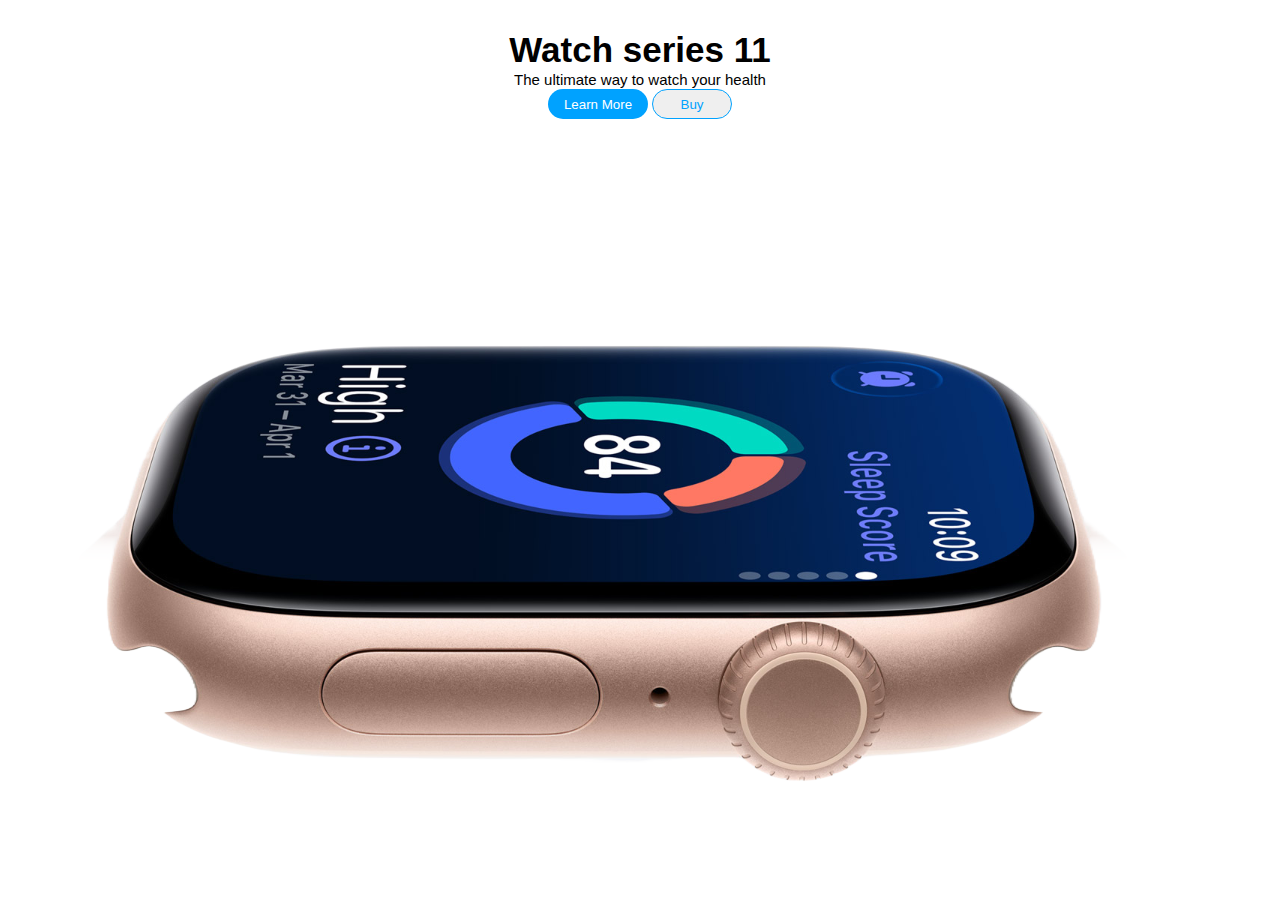
<file: index.html>
<!DOCTYPE html>
<html lang="en">
<head>
    <meta charset="UTF-8">
    <meta name="viewport" content="width=device-width, initial-scale=1.0">
    <title>Document</title>
    <link rel="stylesheet" href="style.css">
</head>
<body>
    <div class="content">
        <h1> Watch series 11</h1>
        <p>The ultimate way to watch your health</p>
        <div>
            <button class="btn-1">Learn More</button>
            <button class="btn">Buy</button>
        </div>
    </div>
</body>
</html>
</file>
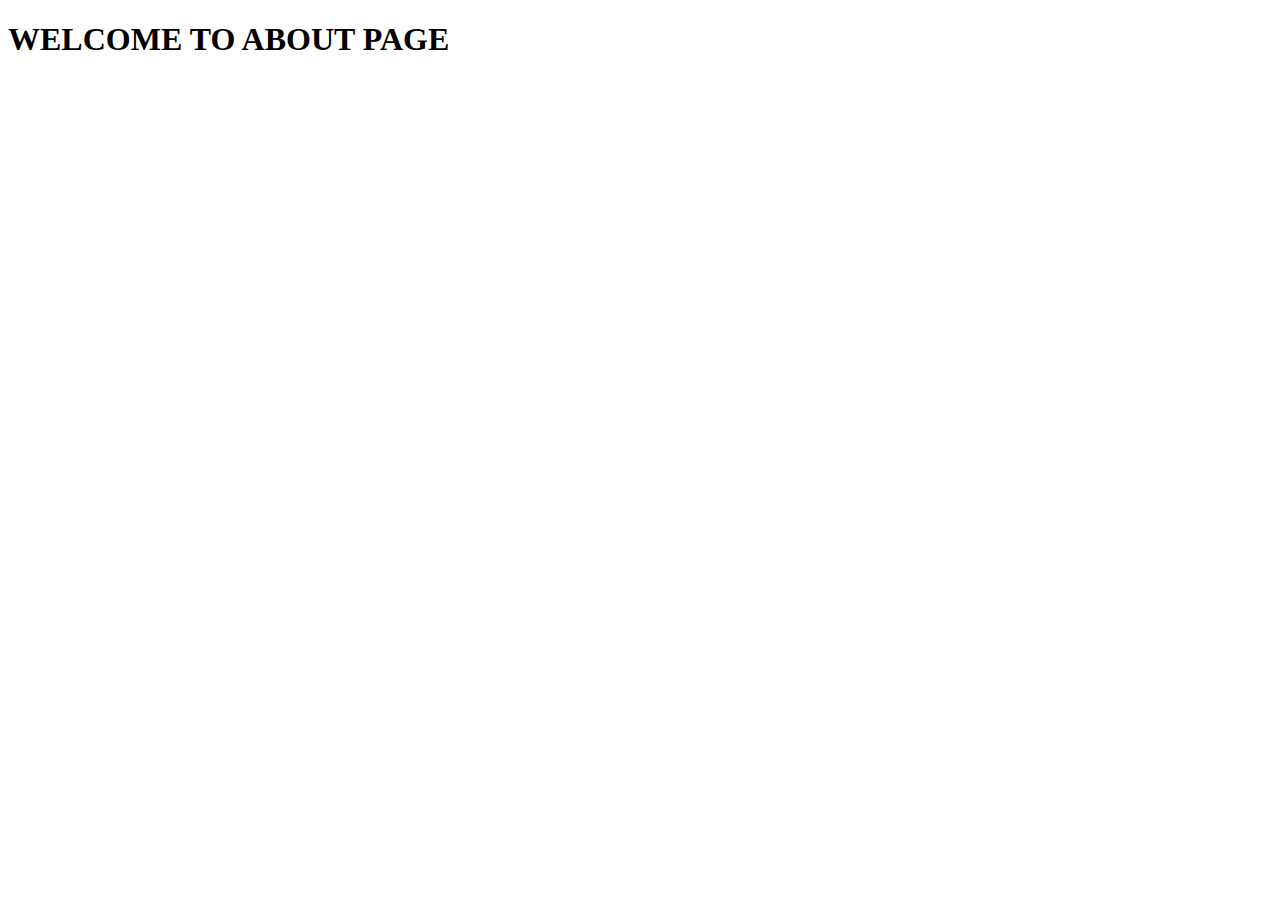
<file: about.html>
<!DOCTYPE html>
<html lang="en">
<head>
    <meta charset="UTF-8">
    <meta name="viewport" content="width=device-width, initial-scale=1.0">
    <title>Document</title>
</head>
<body>
    <h1>WELCOME TO ABOUT PAGE</h1>
</body>
</html>
</file>
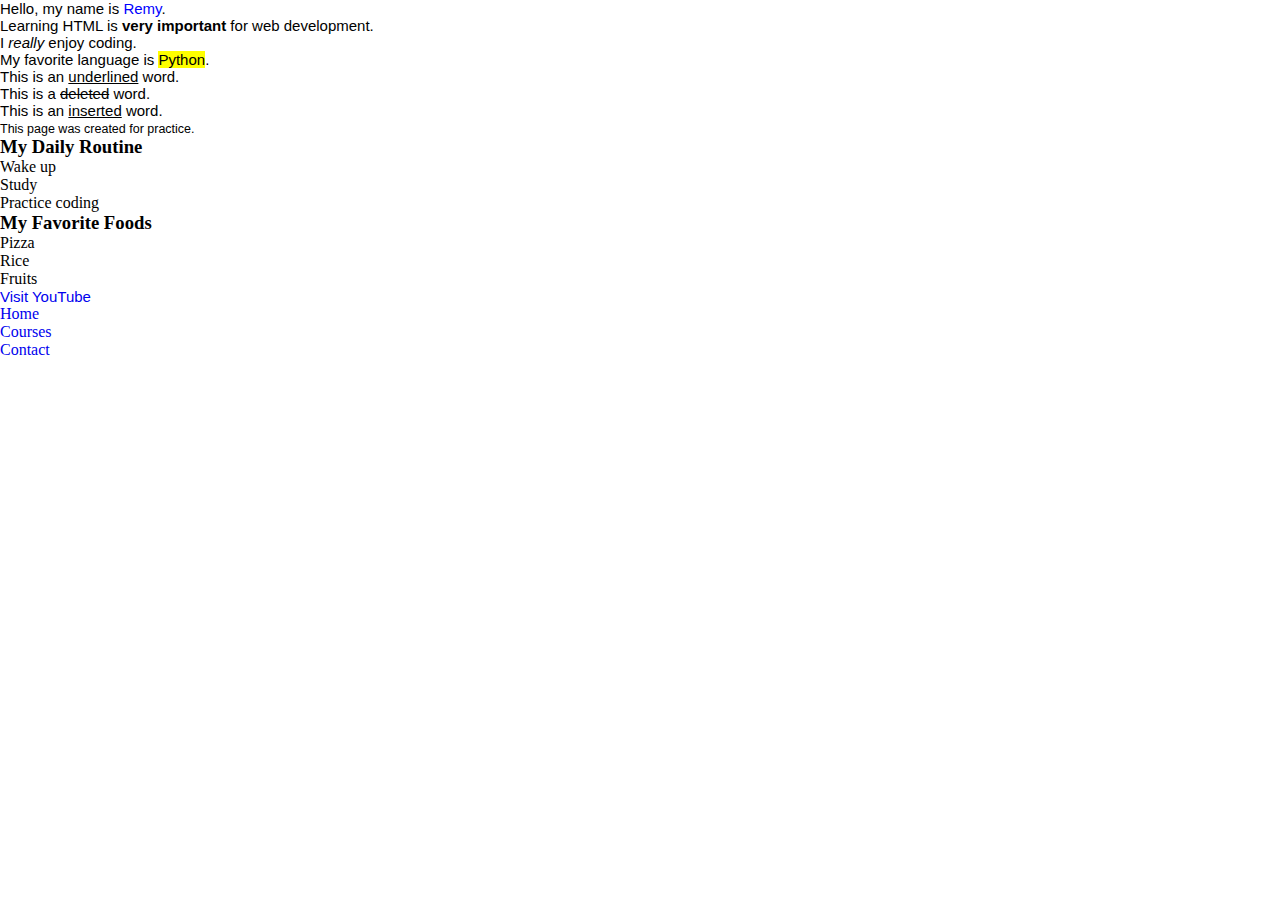
<file: excericise.html>
<!DOCTYPE html>
<html lang="en">
<head>
  <meta charset="UTF-8">
  <title>HTML Practice Exercise</title>
  <link rel="stylesheet" href="style.css">
</head>
<body>

  <!-- 1️⃣ Introduction Section -->
  <p>Hello, my name is <span style="color:blue;">Remy</span>.</p>

  <!-- 2️⃣ Important Message -->
  <p>Learning HTML is <strong>very important</strong> for web development.</p>

  <!-- 3️⃣ Emphasis Sentence -->
  <p>I <em>really</em> enjoy coding.</p>

  <!-- 4️⃣ Highlight a Word -->
  <p>My favorite language is <mark>Python</mark>.</p>

  <!-- 5️⃣ Text Decoration Practice -->
  <p>This is an <u>underlined</u> word.</p>
  <p>This is a <del>deleted</del> word.</p>
  <p>This is an <ins>inserted</ins> word.</p>

  <!-- 6️⃣ Small Text Note -->
  <p><small>This page was created for practice.</small></p>

  <!-- 7️⃣ Ordered List: Daily Routine -->
  <h3>My Daily Routine</h3>
  <ol>
    <li>Wake up</li>
    <li>Study</li>
    <li>Practice coding</li>
  </ol>

  <!-- 8️⃣ Unordered List: Favorite Foods -->
  <h3>My Favorite Foods</h3>
  <ul>
    <li>Pizza</li>
    <li>Rice</li>
    <li>Fruits</li>
  </ul>

  <!-- 9️⃣ Add a Link -->
  <p><a href="https://youtube.com" target="_blank">Visit YouTube</a></p>

  <!-- 🔟 Navigation Menu -->
  <nav>
    <ul>
      <li><a href="#">Home</a></li>
      <li><a href="#">Courses</a></li>
      <li><a href="#">Contact</a></li>
    </ul>
  </nav>

</body>
</html>
</file>
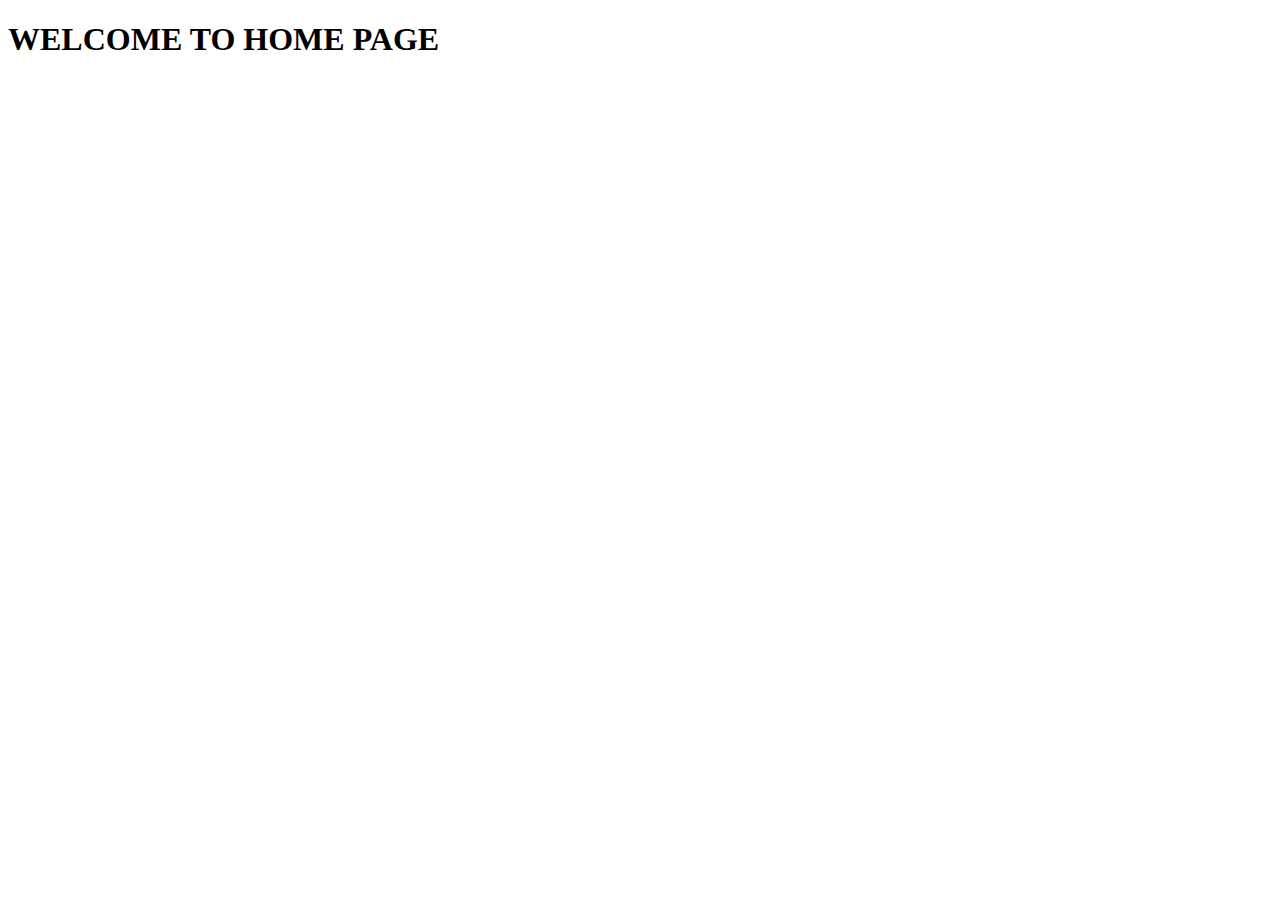
<file: home.html>
<!DOCTYPE html>
<html lang="en">
<head>
    <meta charset="UTF-8">
    <meta name="viewport" content="width=device-width, initial-scale=1.0">
    <title>Document</title>
</head>
<body>
    <h1>WELCOME TO HOME PAGE</h1>
</body>
</html>
</file>
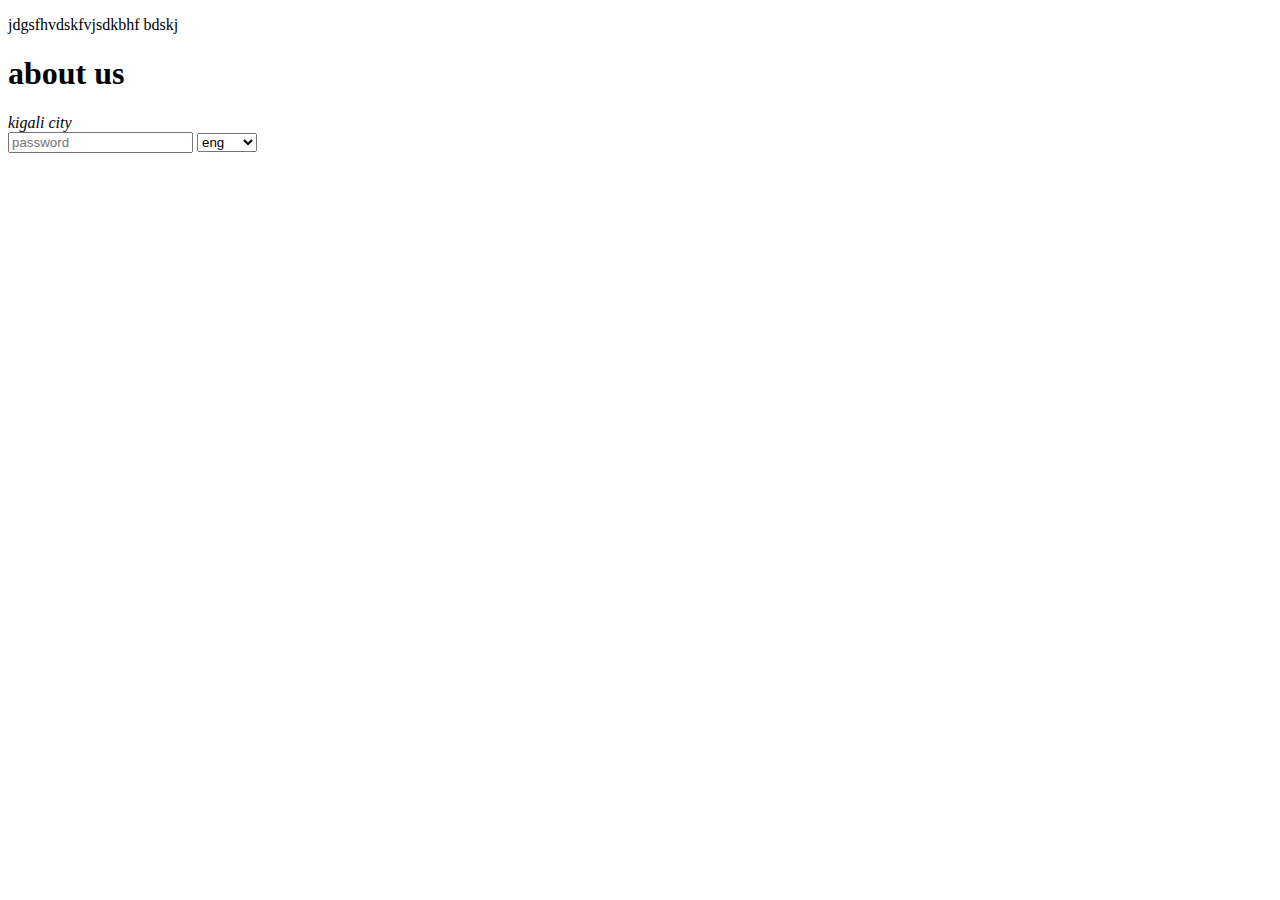
<file: index1.html>
<!DOCTYPE html>
<html lang="en">
<head>
    <meta charset="UTF-8">
    <meta name="viewport" content="width=device-width, initial-scale=1.0">
    <title>Document</title>
</head>
<body>
    <p>jdgsfhvdskfvjsdkbhf bdskj</p>
    <div>
        <h1>about us</h1>
        <address>kigali city</address>
        <input type="password" placeholder="password">
        <select>
            <option>eng</option>
            <option>kinya</option>
            <option>french</option>
        </select>
        <checkbox></checkbox>
    </div>
</body>
</html>
</file>
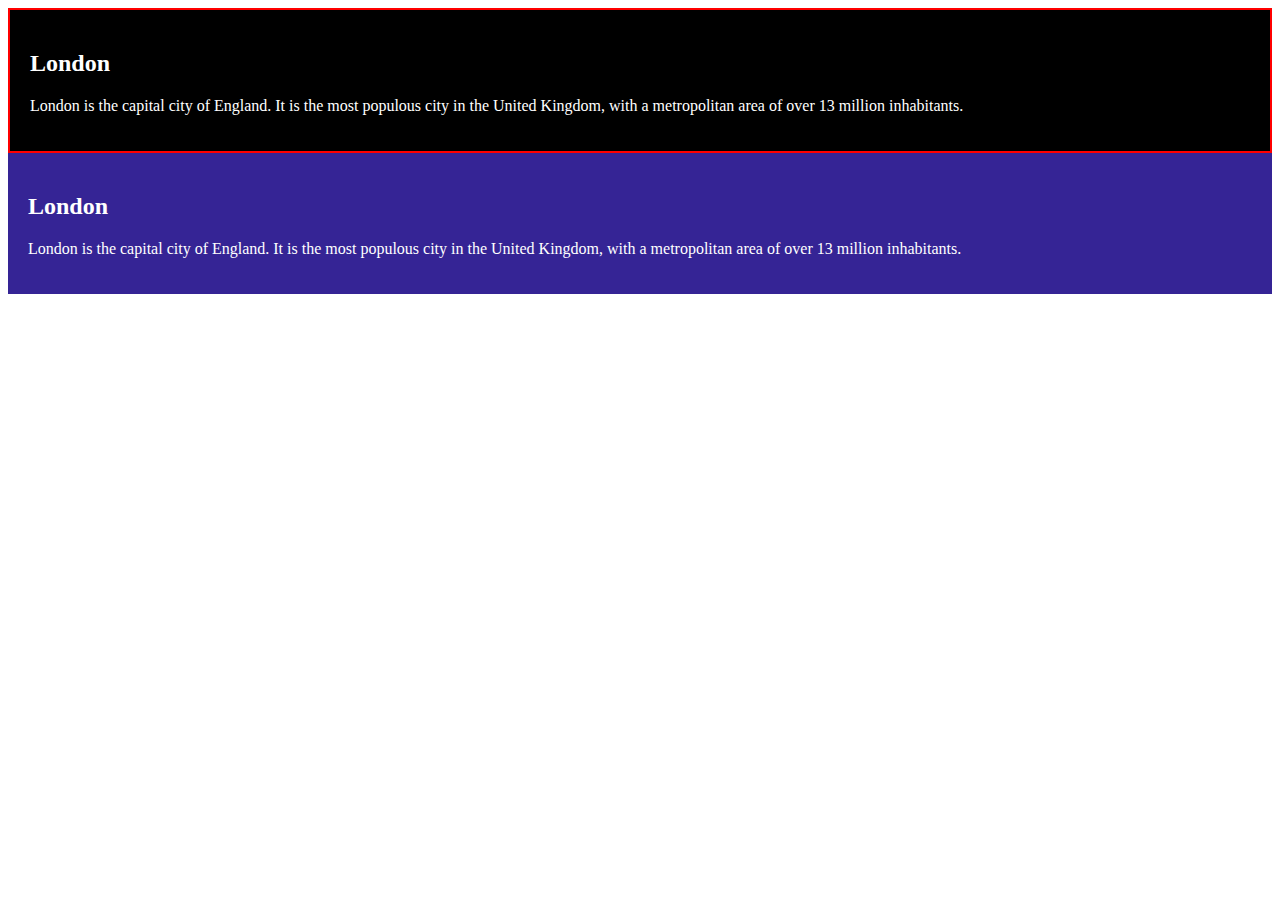
<file: lesson3.html>
<!DOCTYPE html>
<html lang="en">
<head>
    <meta charset="UTF-8">
    <meta name="viewport" content="width=device-width, initial-scale=1.0">
    <title>Document</title>
</head>
<body>
    <div style="background-color:black;color:white;padding:20px ; border: 2px solid red;">
  <h2>London</h2>
  <p>London is the capital city of England. It is the most populous city in the United Kingdom, with a metropolitan area of over 13 million inhabitants.</p>
</div>
<div style="background-color:rgb(53, 36, 149);color:white;padding:20px;">
  <h2>London</h2>
  <p>London is the capital city of England. It is the most populous city in the United Kingdom, with a metropolitan area of over 13 million inhabitants.</p>
</div>
</body>
</html>
</file>
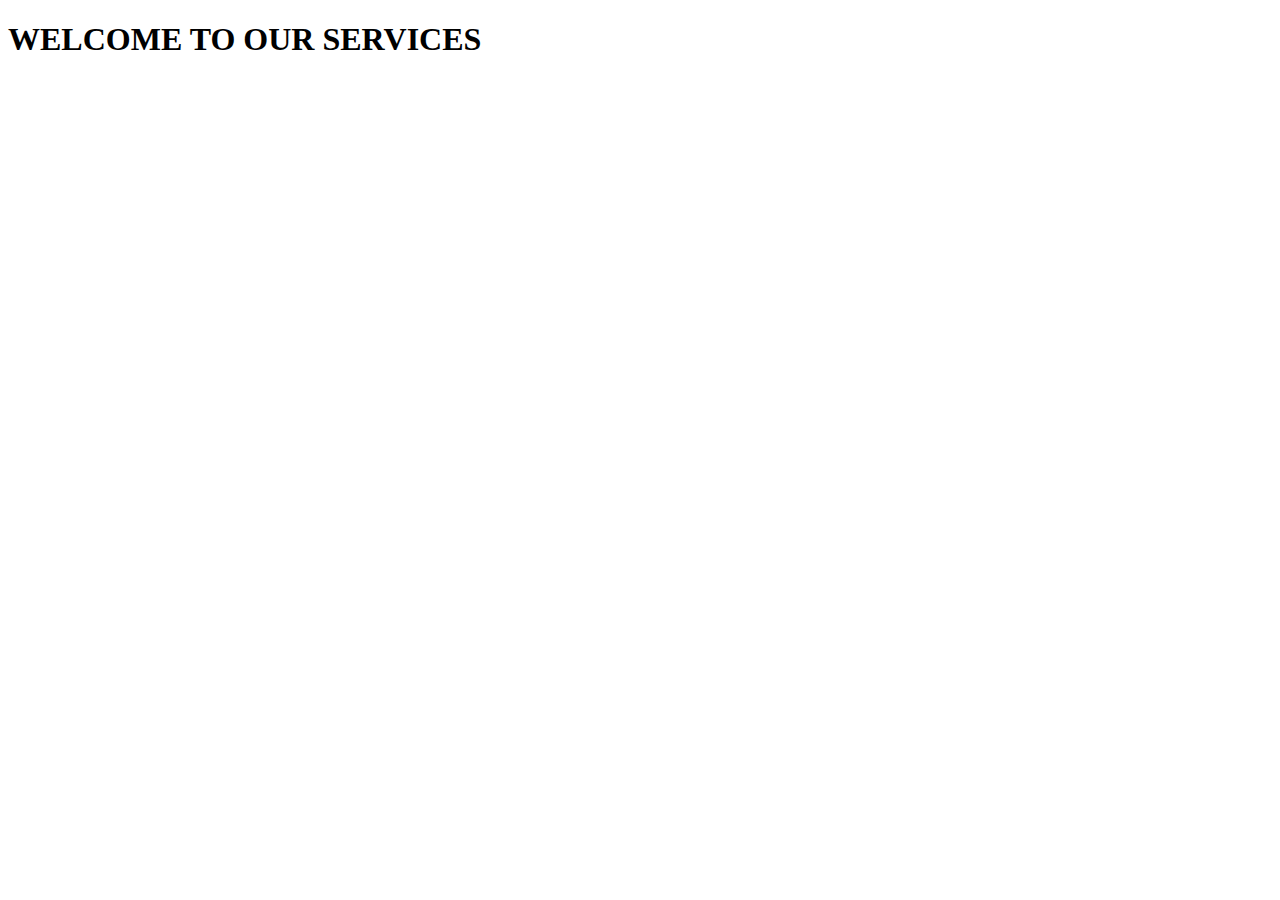
<file: services.html>
<!DOCTYPE html>
<html lang="en">
<head>
    <meta charset="UTF-8">
    <meta name="viewport" content="width=device-width, initial-scale=1.0">
    <title>Document</title>
</head>
<body>
    <h1>WELCOME TO OUR SERVICES</h1>
</body>
</html>
</file>
<file: style.css>
*{
    margin: 0;
    padding: 0;
}
.content {
  background-image: url("images/224.png");
  background-repeat: no-repeat; 
  background-size: cover;     
  background-position: center;
  width: 100%;
  height: 80vh; 
  display: flex;
  flex-direction: column;
  align-items: center;  
  justify-content: flex-start; 
  padding-top: 30px;     
  padding-bottom: 50px;
  gap: 1px;
}

h1 {
  font-size: 35px;
  font-family: Poppins, sans-serif;
}

p {
  font-size: 15px;
  font-family: Poppins, sans-serif;
}
.btn-1{
  background-color: rgb(0, 162, 255);
  width: 100px;
  height: 30px;
  border: none;
  border-radius: 15px;
  color: white;
}
a{
  text-decoration: none;
}
.btn{
  width: 80px;
  height: 30px;
  border: 1px solid rgb(0, 162, 255);
  border-radius: 15px;
  color: rgb(0, 162, 255);
}

.btn:hover{
  background-color: rgb(0, 162, 255);
  color: white;
}
</file>
